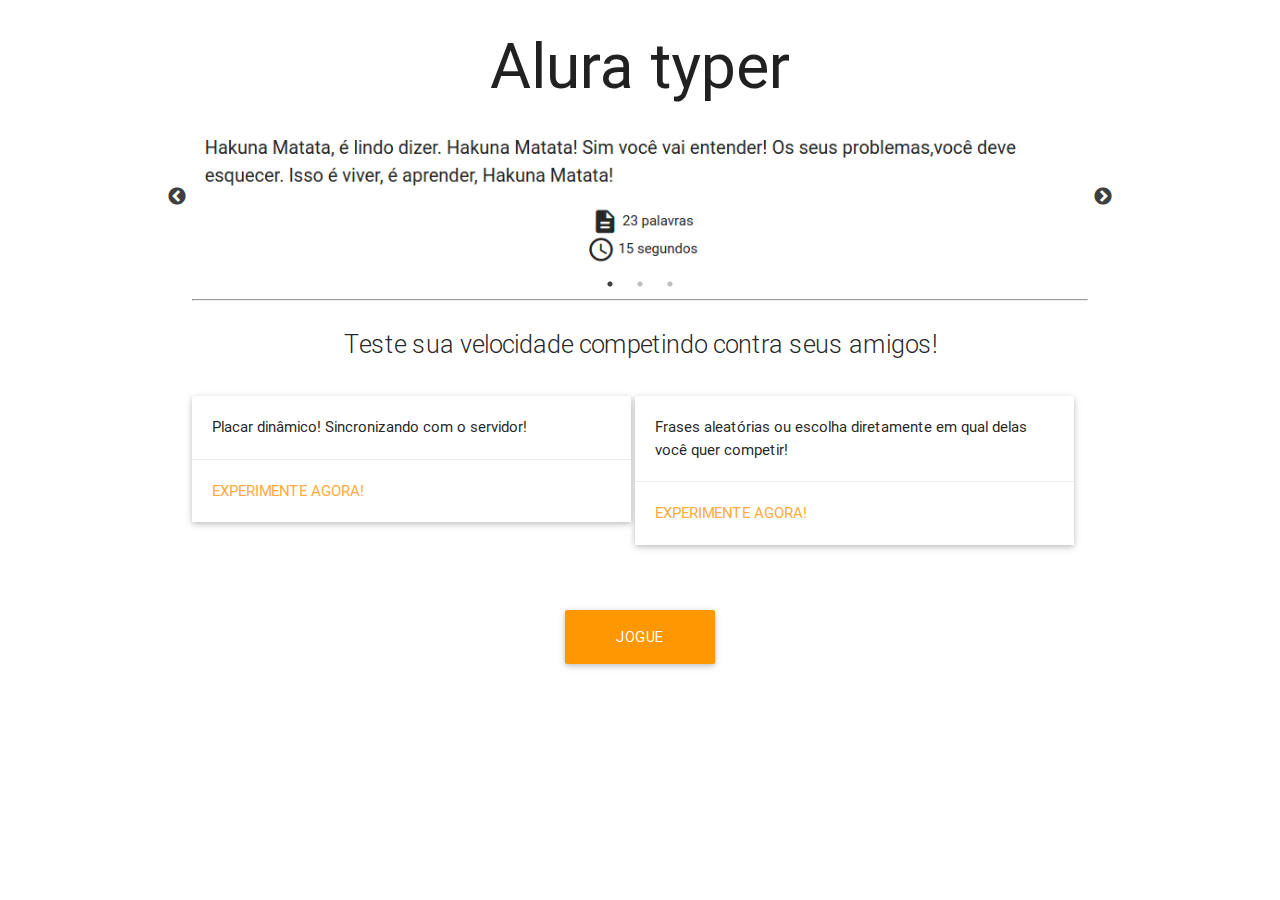
<file: public/index.html>
<!DOCTYPE html>
<html lang="en">
<head>
    <meta charset="UTF-8">
    <title>Alura Typer</title>
    <!--Import materialize.css-->
    <link rel="stylesheet" href="css/libs/materialize.min.css">
    <!-- Import Google Material Icons -->
    <link href="css/libs/google-fonts.css" rel="stylesheet">

    <link rel="stylesheet"  href="slick/slick.css"/>
    <!-- Add the new slick-theme.css if you want the default styling -->
    <link rel="stylesheet" href="slick/slick-theme.css"/>

    <link href="css/index.css" rel="stylesheet">
</head>
<body>
    <section class="container">
        <h1 class="center titulo header">Alura typer</h1>
        <div class="slider">
            <img src="img/slide1.png" class="imagem-jogo">
            <img src="img/slide2.png" class="imagem-jogo">
            <img src="img/slide3.png" class="imagem-jogo">
        </div>
        <hr>
        <p class="flow-text center">Teste sua velocidade competindo contra seus amigos!</p>
        <div class="card">
           <div class="card-image">
             <!-- <img src="images/sample-1.jpg"> -->
           </div>
           <div class="card-content">
             <p>Placar dinâmico! Sincronizando com o servidor!</p>
           </div>
           <div class="card-action">
             <a href="principal.html">Experimente agora!</a>
           </div>
         </div>
         <div class="card">
           <div class="card-image">
             <!-- <img src="img/sl.jpg"> -->
           </div>
           <div class="card-content">
             <p>Frases aleatórias ou escolha diretamente em qual delas você quer competir!</p>
           </div>
           <div class="card-action">
             <a href="principal.html">Experimente agora!</a>
           </div>
         </div>

         <a class="waves-effect waves-light btn-large orange" id="botao-jogue" href="principal.html">Jogue agora!</a>

    </section>

    <script src="js/jquery.js"></script>
    <script src="slick/slick.min.js"></script>
    <script src="js/slider.js"></script>


</body>
</html>
</file>
<file: public/css/libs/google-fonts.css>
/* fallback */
@font-face {
  font-family: 'Material Icons';
  font-style: normal;
  font-weight: 400;
  src: local('../../fonts/Material Icons'), local('../../fonts/MaterialIcons-Regular'), url(https://fonts.gstatic.com/s/materialicons/v17/2fcrYFNaTjcS6g4U3t-Y5ZjZjT5FdEJ140U2DJYC3mY.woff2) format('woff2');
}

.material-icons {
  font-family: 'Material Icons';
  font-weight: normal;
  font-style: normal;
  font-size: 24px;
  line-height: 1;
  letter-spacing: normal;
  text-transform: none;
  display: inline-block;
  white-space: nowrap;
  word-wrap: normal;
  direction: ltr;
  -webkit-font-feature-settings: 'liga';
  -webkit-font-smoothing: antialiased;
}
</file>
<file: public/css/index.css>
.card{
	width: 49%;
	display: inline-block;
	vertical-align: top;
}


#botao-jogue{
	width: 150px;
	display: block;
	margin: 50px auto;
}

/* .imagem-jogo {
	border: 2px solid gray;
} */

.slider {
	height: auto;
}

.slick-prev::before, .slick-next::before {
	color: black;
}
</file>
